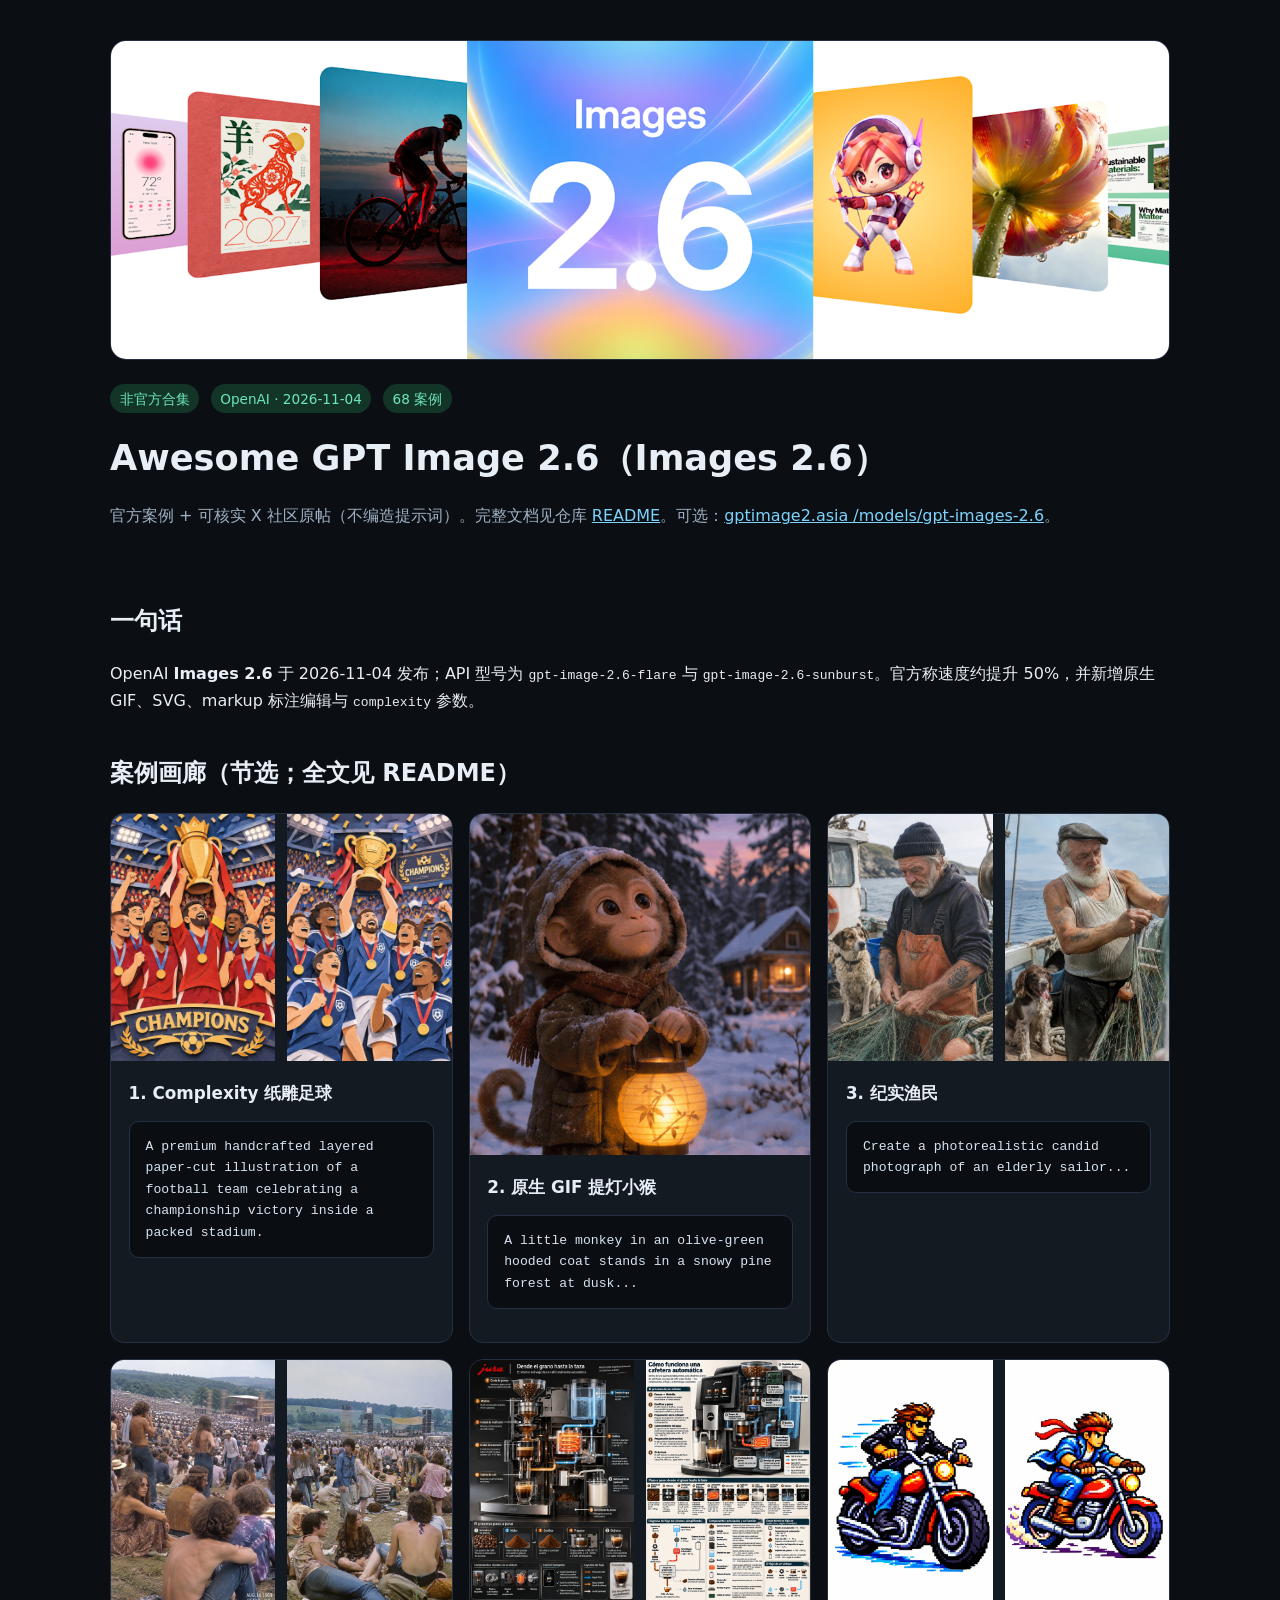
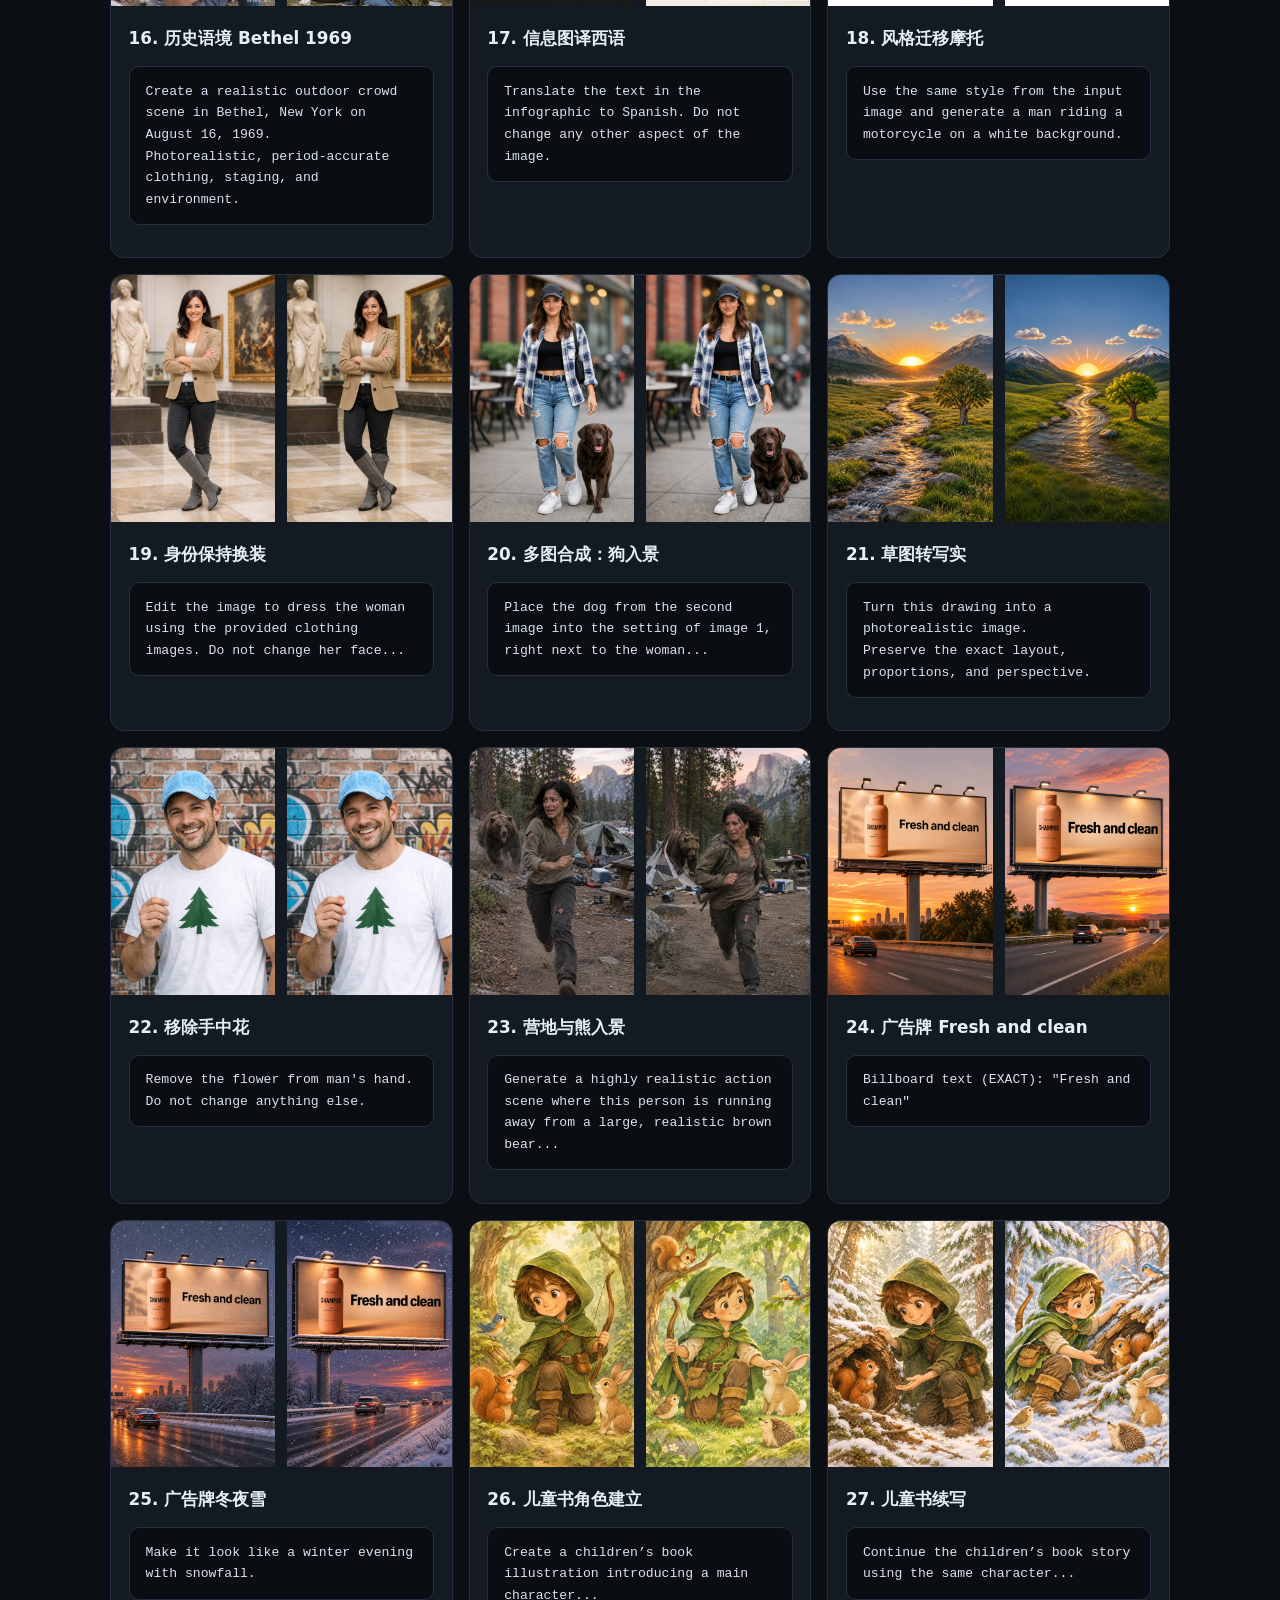
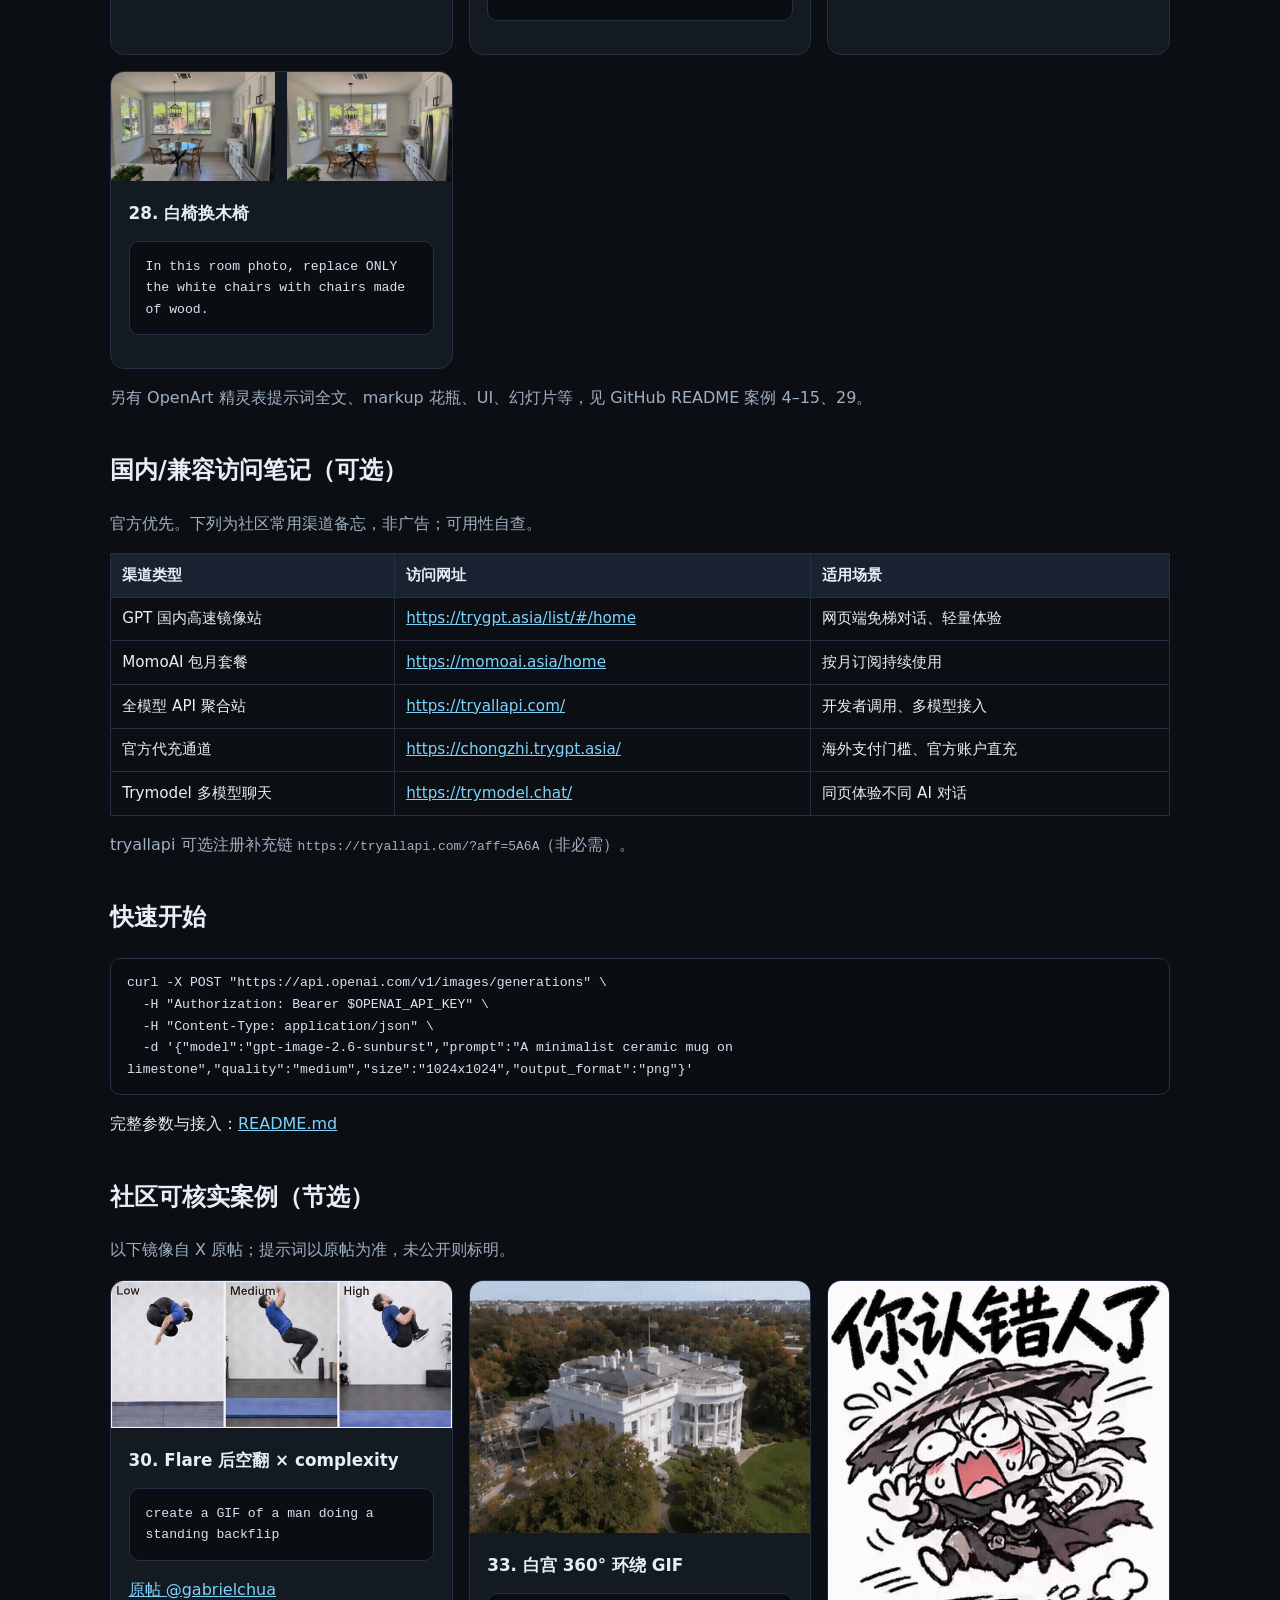
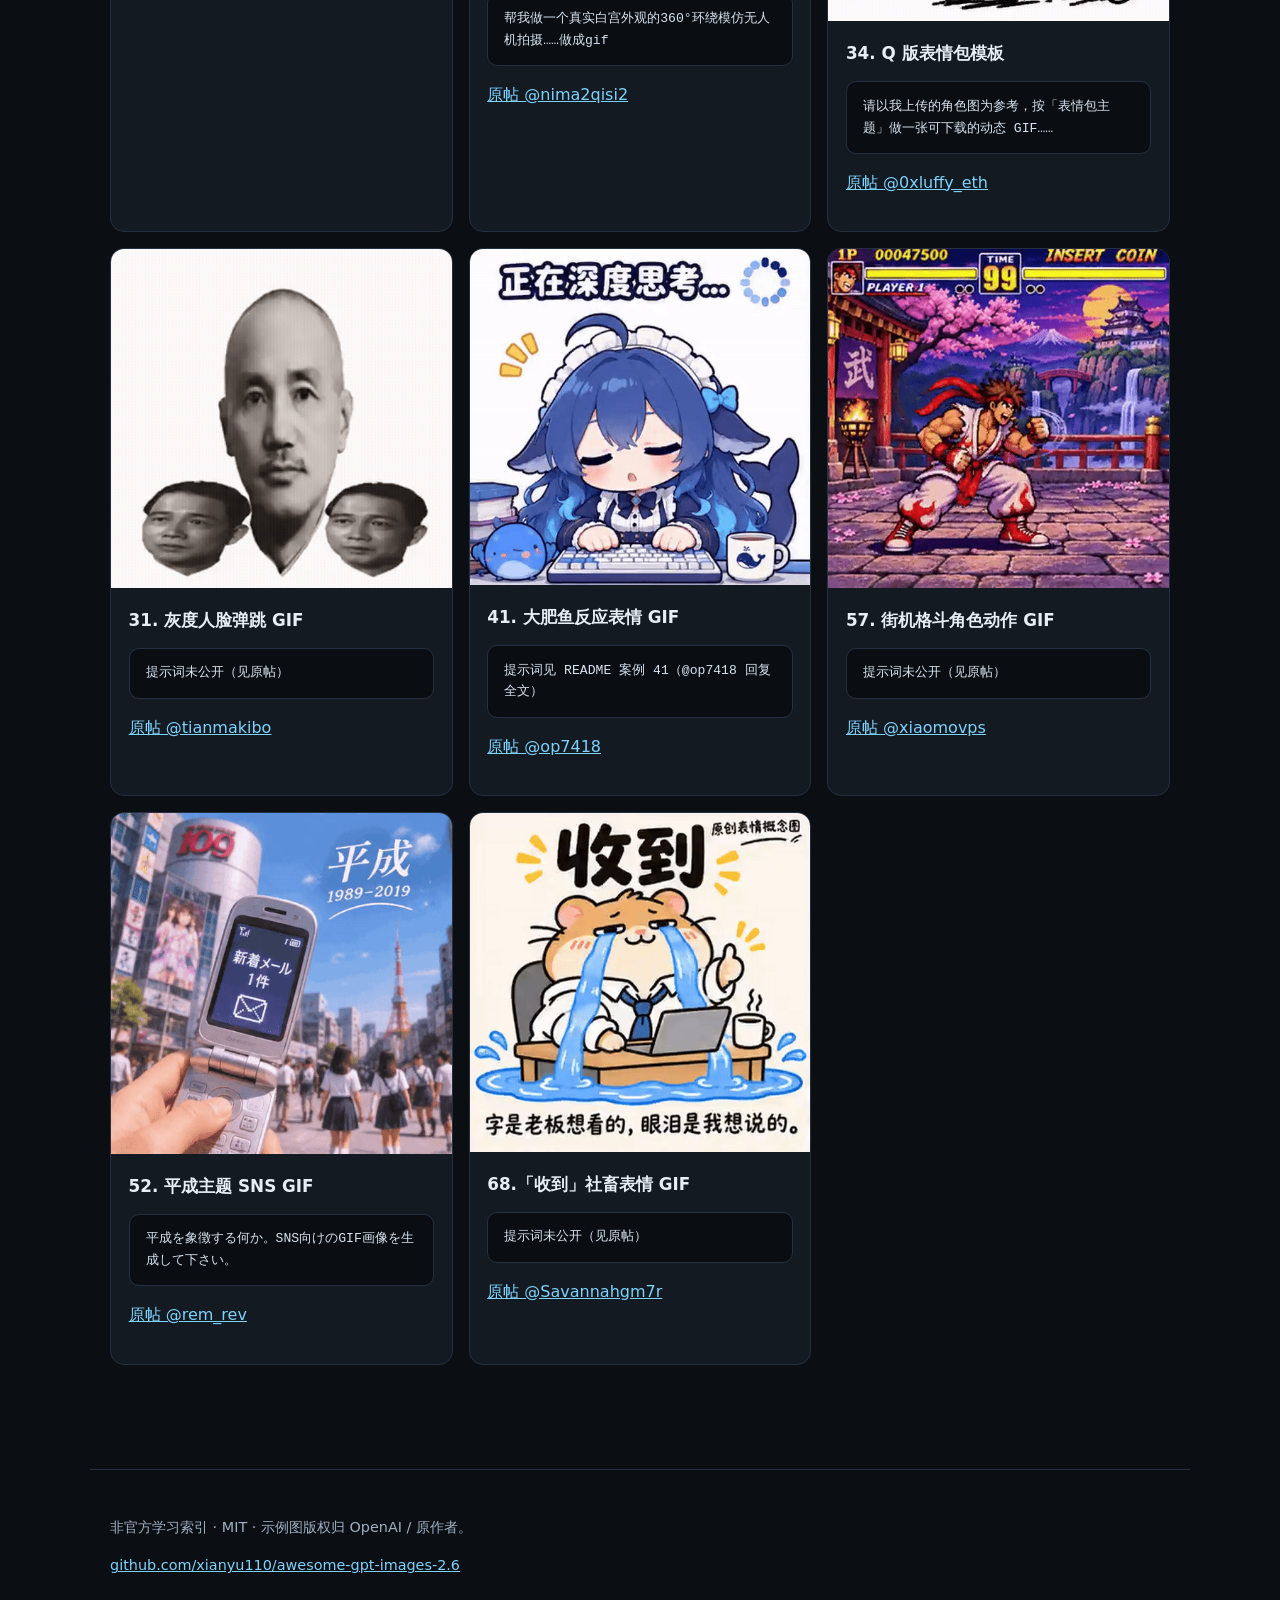
<file: docs/images-2-6.html>
<!DOCTYPE html>
<html lang="zh-CN">
<head>
  <meta charset="utf-8" />
  <meta name="viewport" content="width=device-width, initial-scale=1" />
  <title>Awesome GPT Image 2.6 · Images 2.6 案例与特性</title>
  <meta name="description" content="OpenAI Images 2.6 / GPT Image 2.6 Flare & Sunburst 介绍、特性与官方提示词案例画廊（非官方合集）" />
  <style>
    :root { --bg:#0b0f14; --card:#141a22; --text:#e8eef6; --muted:#9fb0c3; --accent:#6ee7b7; --link:#7dd3fc; }
    * { box-sizing: border-box; }
    body { margin:0; font-family: ui-sans-serif, system-ui, -apple-system, "Segoe UI", Roboto, "PingFang SC", "Noto Sans SC", sans-serif; background:var(--bg); color:var(--text); line-height:1.65; }
    a { color:var(--link); }
    header { padding:2.5rem 1.25rem 1rem; max-width:1100px; margin:0 auto; }
    header img.hero { width:100%; max-height:320px; object-fit:cover; border-radius:16px; border:1px solid #243041; }
    h1 { font-size: clamp(1.6rem, 3vw, 2.2rem); margin:1rem 0 .5rem; }
    .badge { display:inline-block; background:#123528; color:var(--accent); padding:.2rem .6rem; border-radius:999px; font-size:.85rem; margin-right:.4rem; }
    .muted { color:var(--muted); }
    main { max-width:1100px; margin:0 auto; padding:0 1.25rem 4rem; }
    section { margin:2.5rem 0; }
    .grid { display:grid; grid-template-columns: repeat(auto-fit, minmax(280px, 1fr)); gap:1rem; }
    .card { background:var(--card); border:1px solid #243041; border-radius:14px; overflow:hidden; }
    .card img { width:100%; display:block; background:#0a0e13; }
    .card .body { padding:1rem 1.1rem 1.2rem; }
    .card h3 { margin:.2rem 0 .5rem; font-size:1.05rem; }
    pre { white-space:pre-wrap; word-break:break-word; background:#0a0e13; border:1px solid #243041; border-radius:10px; padding:.85rem 1rem; font-size:.82rem; color:#d7e3f0; max-height:160px; overflow:auto; }
    table { width:100%; border-collapse:collapse; font-size:.95rem; }
    th, td { border:1px solid #243041; padding:.55rem .7rem; text-align:left; vertical-align:top; }
    th { background:#182230; }
    footer { border-top:1px solid #243041; padding:2rem 1.25rem; color:var(--muted); max-width:1100px; margin:0 auto; font-size:.9rem; }
    .pair { display:grid; grid-template-columns:1fr 1fr; gap:.75rem; }
    @media (max-width:700px){ .pair { grid-template-columns:1fr; } }
  </style>
</head>
<body>
  <header>
    <img class="hero" src="images/images-2-6-social.png" alt="OpenAI Images 2.6" />
    <p>
      <span class="badge">非官方合集</span>
      <span class="badge">OpenAI · 2026-11-04</span>
      <span class="badge">68 案例</span>
    </p>
    <h1>Awesome GPT Image 2.6（Images 2.6）</h1>
    <p class="muted">官方案例 + 可核实 X 社区原帖（不编造提示词）。完整文档见仓库 <a href="https://github.com/xianyu110/awesome-gpt-images-2.6">README</a>。可选：<a href="https://gptimage2.asia/models/gpt-images-2.6">gptimage2.asia /models/gpt-images-2.6</a>。</p>
  </header>
  <main>
    <section>
      <h2>一句话</h2>
      <p>OpenAI <strong>Images 2.6</strong> 于 2026-11-04 发布；API 型号为 <code>gpt-image-2.6-flare</code> 与 <code>gpt-image-2.6-sunburst</code>。官方称速度约提升 50%，并新增原生 GIF、SVG、markup 标注编辑与 <code>complexity</code> 参数。</p>
    </section>
    <section>
      <h2>案例画廊（节选；全文见 README）</h2>
      <div class="grid">
        <article class="card">
          <div class="pair"><img src="images/paper-cut-football-effort-low-gpt-image-2-6-sunburst.webp" alt=""/><img src="images/paper-cut-football-effort-high-gpt-image-2-6-sunburst.webp" alt=""/></div>
          <div class="body">
            <h3>1. Complexity 纸雕足球</h3>
            <pre>A premium handcrafted layered paper-cut illustration of a football team celebrating a championship victory inside a packed stadium.</pre>
          </div>
        </article>
        <article class="card">
          <img src="images/monkey-lantern-gpt-image-2-6-sunburst.gif" alt=""/>
          <div class="body">
            <h3>2. 原生 GIF 提灯小猴</h3>
            <pre>A little monkey in an olive-green hooded coat stands in a snowy pine forest at dusk...</pre>
          </div>
        </article>
        <article class="card">
          <div class="pair"><img src="images/photorealism-gpt-image-2-6-flare.webp" alt=""/><img src="images/photorealism-gpt-image-2-6-sunburst.webp" alt=""/></div>
          <div class="body">
            <h3>3. 纪实渔民</h3>
            <pre>Create a photorealistic candid photograph of an elderly sailor...</pre>
          </div>
        </article>
        <article class="card">
          <div class="pair"><img src="images/world-knowledge-gpt-image-2-6-flare.webp" alt=""/><img src="images/world-knowledge-gpt-image-2-6-sunburst.webp" alt=""/></div>
          <div class="body">
            <h3>16. 历史语境 Bethel 1969</h3>
            <pre>Create a realistic outdoor crowd scene in Bethel, New York on August 16, 1969.
Photorealistic, period-accurate clothing, staging, and environment.</pre>
          </div>
        </article>
        <article class="card">
          <div class="pair"><img src="images/infographic-coffee-machine-sp-gpt-image-2-6-flare.webp" alt=""/><img src="images/infographic-coffee-machine-sp-gpt-image-2-6-sunburst.webp" alt=""/></div>
          <div class="body">
            <h3>17. 信息图译西语</h3>
            <pre>Translate the text in the infographic to Spanish. Do not change any other aspect of the image.</pre>
          </div>
        </article>
        <article class="card">
          <div class="pair"><img src="images/motorcycle-gpt-image-2-6-flare.webp" alt=""/><img src="images/motorcycle-gpt-image-2-6-sunburst.webp" alt=""/></div>
          <div class="body">
            <h3>18. 风格迁移摩托</h3>
            <pre>Use the same style from the input image and generate a man riding a motorcycle on a white background.</pre>
          </div>
        </article>
        <article class="card">
          <div class="pair"><img src="images/outfit-gpt-image-2-6-flare.webp" alt=""/><img src="images/outfit-gpt-image-2-6-sunburst.webp" alt=""/></div>
          <div class="body">
            <h3>19. 身份保持换装</h3>
            <pre>Edit the image to dress the woman using the provided clothing images. Do not change her face...</pre>
          </div>
        </article>
        <article class="card">
          <div class="pair"><img src="images/test-woman-with-dog-gpt-image-2-6-flare.webp" alt=""/><img src="images/test-woman-with-dog-gpt-image-2-6-sunburst.webp" alt=""/></div>
          <div class="body">
            <h3>20. 多图合成：狗入景</h3>
            <pre>Place the dog from the second image into the setting of image 1, right next to the woman...</pre>
          </div>
        </article>
        <article class="card">
          <div class="pair"><img src="images/realistic-valley-gpt-image-2-6-flare.webp" alt=""/><img src="images/realistic-valley-gpt-image-2-6-sunburst.webp" alt=""/></div>
          <div class="body">
            <h3>21. 草图转写实</h3>
            <pre>Turn this drawing into a photorealistic image.
Preserve the exact layout, proportions, and perspective.</pre>
          </div>
        </article>
        <article class="card">
          <div class="pair"><img src="images/man-with-no-flower-gpt-image-2-6-flare.webp" alt=""/><img src="images/man-with-no-flower-gpt-image-2-6-sunburst.webp" alt=""/></div>
          <div class="body">
            <h3>22. 移除手中花</h3>
            <pre>Remove the flower from man's hand. Do not change anything else.</pre>
          </div>
        </article>
        <article class="card">
          <div class="pair"><img src="images/scene-gpt-image-2-6-flare.webp" alt=""/><img src="images/scene-gpt-image-2-6-sunburst.webp" alt=""/></div>
          <div class="body">
            <h3>23. 营地与熊入景</h3>
            <pre>Generate a highly realistic action scene where this person is running away from a large, realistic brown bear...</pre>
          </div>
        </article>
        <article class="card">
          <div class="pair"><img src="images/billboard-gpt-image-2-6-flare.webp" alt=""/><img src="images/billboard-gpt-image-2-6-sunburst.webp" alt=""/></div>
          <div class="body">
            <h3>24. 广告牌 Fresh and clean</h3>
            <pre>Billboard text (EXACT): "Fresh and clean"</pre>
          </div>
        </article>
        <article class="card">
          <div class="pair"><img src="images/billboard-winter-gpt-image-2-6-flare.webp" alt=""/><img src="images/billboard-winter-gpt-image-2-6-sunburst.webp" alt=""/></div>
          <div class="body">
            <h3>25. 广告牌冬夜雪</h3>
            <pre>Make it look like a winter evening with snowfall.</pre>
          </div>
        </article>
        <article class="card">
          <div class="pair"><img src="images/childrens-book-illustration-1-gpt-image-2-6-flare.webp" alt=""/><img src="images/childrens-book-illustration-1-gpt-image-2-6-sunburst.webp" alt=""/></div>
          <div class="body">
            <h3>26. 儿童书角色建立</h3>
            <pre>Create a children’s book illustration introducing a main character...</pre>
          </div>
        </article>
        <article class="card">
          <div class="pair"><img src="images/childrens-book-illustration-2-gpt-image-2-6-flare.webp" alt=""/><img src="images/childrens-book-illustration-2-gpt-image-2-6-sunburst.webp" alt=""/></div>
          <div class="body">
            <h3>27. 儿童书续写</h3>
            <pre>Continue the children’s book story using the same character...</pre>
          </div>
        </article>
        <article class="card">
          <div class="pair"><img src="images/kitchen-chairs-gpt-image-2-6-flare.webp" alt=""/><img src="images/kitchen-chairs-gpt-image-2-6-sunburst.webp" alt=""/></div>
          <div class="body">
            <h3>28. 白椅换木椅</h3>
            <pre>In this room photo, replace ONLY the white chairs with chairs made of wood.</pre>
          </div>
        </article>
      </div>
      <p class="muted" style="margin-top:1rem">另有 OpenArt 精灵表提示词全文、markup 花瓶、UI、幻灯片等，见 GitHub README 案例 4–15、29。</p>
    </section>
    <section>
      <h2>国内/兼容访问笔记（可选）</h2>
      <p class="muted">官方优先。下列为社区常用渠道备忘，非广告；可用性自查。</p>
      <table>
        <tr><th>渠道类型</th><th>访问网址</th><th>适用场景</th></tr>
        <tr><td>GPT 国内高速镜像站</td><td><a href="https://trygpt.asia/list/#/home">https://trygpt.asia/list/#/home</a></td><td>网页端免梯对话、轻量体验</td></tr>
        <tr><td>MomoAI 包月套餐</td><td><a href="https://momoai.asia/home">https://momoai.asia/home</a></td><td>按月订阅持续使用</td></tr>
        <tr><td>全模型 API 聚合站</td><td><a href="https://tryallapi.com/">https://tryallapi.com/</a></td><td>开发者调用、多模型接入</td></tr>
        <tr><td>官方代充通道</td><td><a href="https://chongzhi.trygpt.asia/">https://chongzhi.trygpt.asia/</a></td><td>海外支付门槛、官方账户直充</td></tr>
        <tr><td>Trymodel 多模型聊天</td><td><a href="https://trymodel.chat/">https://trymodel.chat/</a></td><td>同页体验不同 AI 对话</td></tr>
      </table>
      <p class="muted">tryallapi 可选注册补充链 <code>https://tryallapi.com/?aff=5A6A</code>（非必需）。</p>
    </section>

    <section>
      <h2>快速开始</h2>
      <pre>curl -X POST "https://api.openai.com/v1/images/generations" \
  -H "Authorization: Bearer $OPENAI_API_KEY" \
  -H "Content-Type: application/json" \
  -d '{"model":"gpt-image-2.6-sunburst","prompt":"A minimalist ceramic mug on limestone","quality":"medium","size":"1024x1024","output_format":"png"}'</pre>
      <p>完整参数与接入：<a href="https://github.com/xianyu110/awesome-gpt-images-2.6/blob/main/README.md">README.md</a></p>
    </section>

    <section>
      <h2>社区可核实案例（节选）</h2>
      <p class="muted">以下镜像自 X 原帖；提示词以原帖为准，未公开则标明。</p>
      <div class="grid">
        <article class="card">
          <img src="images/community-gabrielchua-backflip.gif" alt=""/>
          <div class="body">
            <h3>30. Flare 后空翻 × complexity</h3>
            <pre>create a GIF of a man doing a standing backflip</pre>
            <p class="muted"><a href="https://x.com/gabrielchua/status/2118135343354720648">原帖 @gabrielchua</a></p>
          </div>
        </article>
        <article class="card">
          <img src="images/community-nima-whitehouse-1.gif" alt=""/>
          <div class="body">
            <h3>33. 白宫 360° 环绕 GIF</h3>
            <pre>帮我做一个真实白宫外观的360°环绕模仿无人机拍摄……做成gif</pre>
            <p class="muted"><a href="https://x.com/nima2qisi2/status/2118295936606798006">原帖 @nima2qisi2</a></p>
          </div>
        </article>
        <article class="card">
          <img src="images/community-luffy-sticker-1.gif" alt=""/>
          <div class="body">
            <h3>34. Q 版表情包模板</h3>
            <pre>请以我上传的角色图为参考，按「表情包主题」做一张可下载的动态 GIF……</pre>
            <p class="muted"><a href="https://x.com/0xluffy_eth/status/2118235544459387112">原帖 @0xluffy_eth</a></p>
          </div>
        </article>
        <article class="card">
          <img src="images/community-tianmakibo-faces.gif" alt=""/>
          <div class="body">
            <h3>31. 灰度人脸弹跳 GIF</h3>
            <pre>提示词未公开（见原帖）</pre>
            <p class="muted"><a href="https://x.com/tianmakibo/status/2118263296520519786">原帖 @tianmakibo</a></p>
          </div>
        </article>

        <article class="card">
          <img src="images/community-op7418-1.gif" alt=""/>
          <div class="body">
            <h3>41. 大肥鱼反应表情 GIF</h3>
            <pre>提示词见 README 案例 41（@op7418 回复全文）</pre>
            <p class="muted"><a href="https://x.com/op7418/status/2118181775688241456">原帖 @op7418</a></p>
          </div>
        </article>
        <article class="card">
          <img src="images/community-xiaomo-1.gif" alt=""/>
          <div class="body">
            <h3>57. 街机格斗角色动作 GIF</h3>
            <pre>提示词未公开（见原帖）</pre>
            <p class="muted"><a href="https://x.com/xiaomovps/status/2118274032227471705">原帖 @xiaomovps</a></p>
          </div>
        </article>
        <article class="card">
          <img src="images/community-heisei.gif" alt=""/>
          <div class="body">
            <h3>52. 平成主题 SNS GIF</h3>
            <pre>平成を象徴する何か。SNS向けのGIF画像を生成して下さい。</pre>
            <p class="muted"><a href="https://x.com/rem_rev/status/2118252486360498485">原帖 @rem_rev</a></p>
          </div>
        </article>
        <article class="card">
          <img src="images/community-savannah.gif" alt=""/>
          <div class="body">
            <h3>68.「收到」社畜表情 GIF</h3>
            <pre>提示词未公开（见原帖）</pre>
            <p class="muted"><a href="https://x.com/Savannahgm7r/status/2118253296632967463">原帖 @Savannahgm7r</a></p>
          </div>
        </article>
      </div>
    </section>
  </main>
  <footer>
    <p>非官方学习索引 · MIT · 示例图版权归 OpenAI / 原作者。</p>
    <p><a href="https://github.com/xianyu110/awesome-gpt-images-2.6">github.com/xianyu110/awesome-gpt-images-2.6</a></p>
  </footer>
</body>
</html>
</file>
